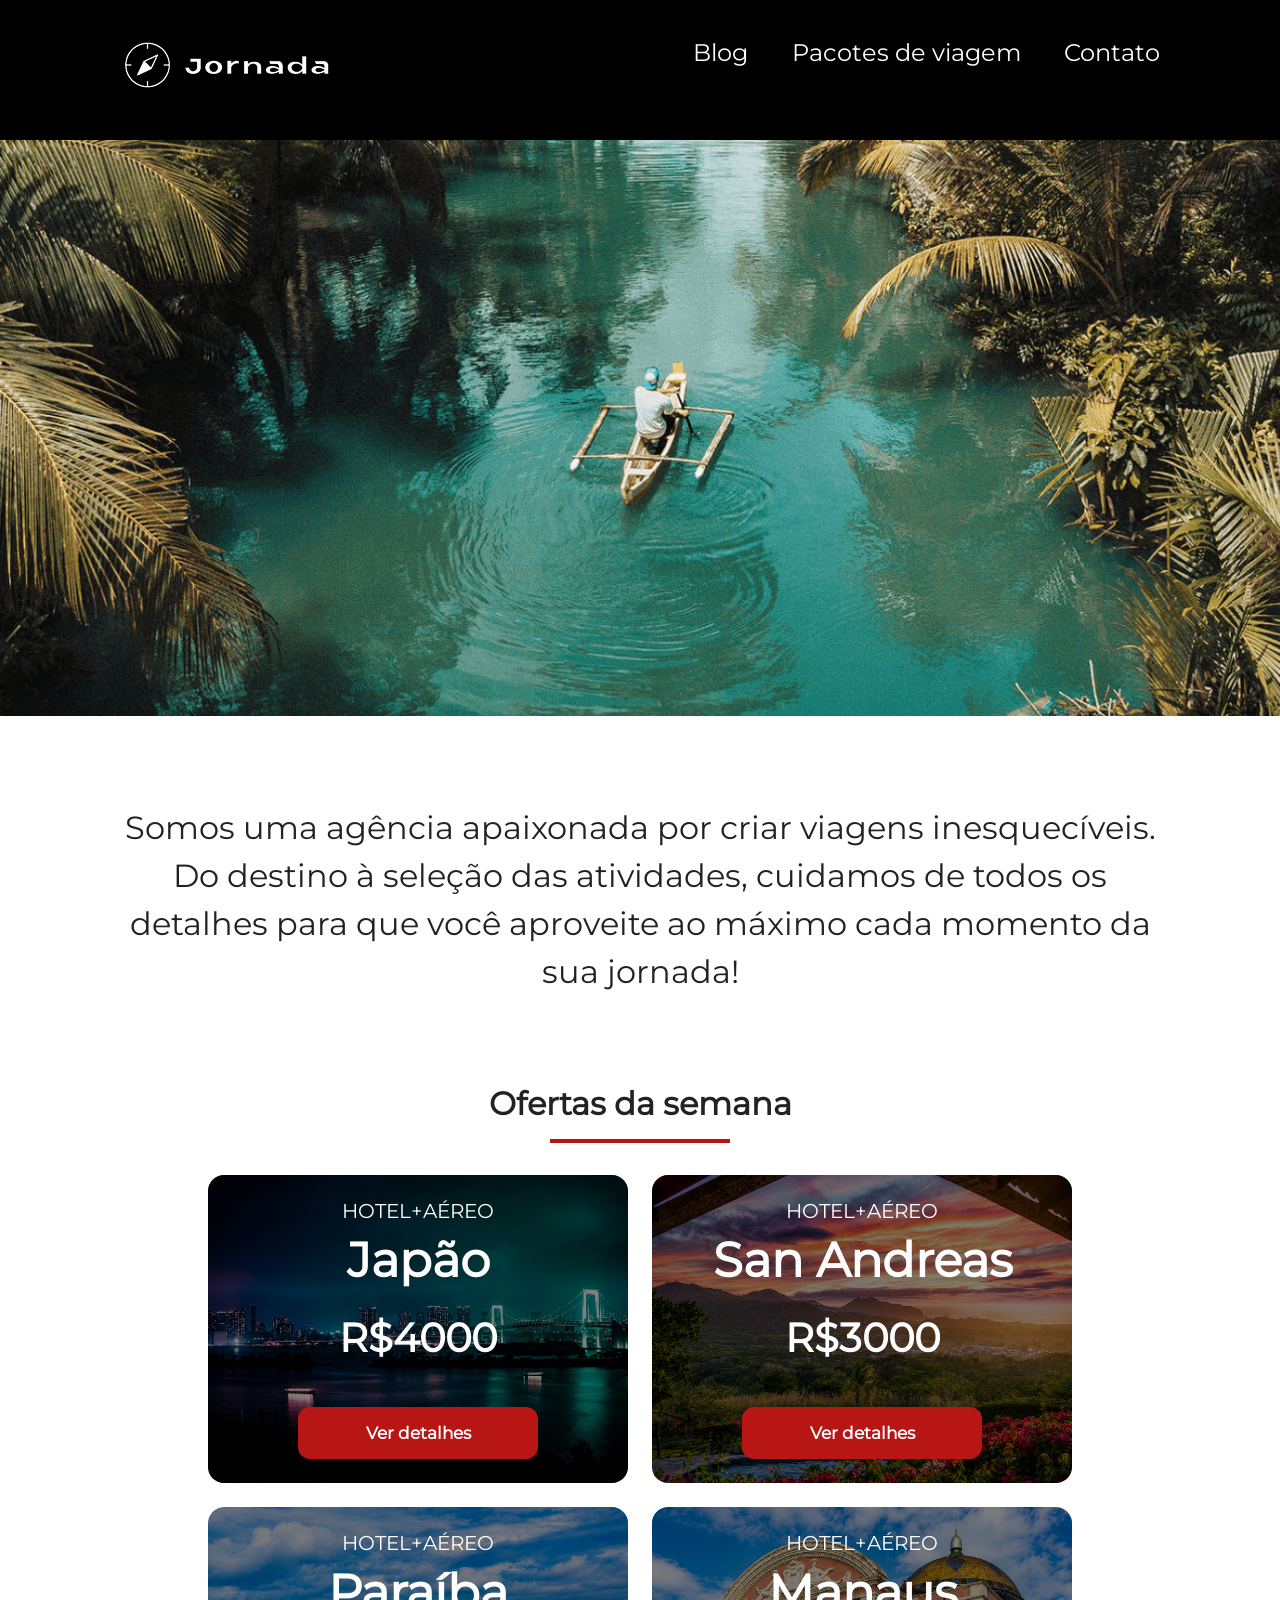
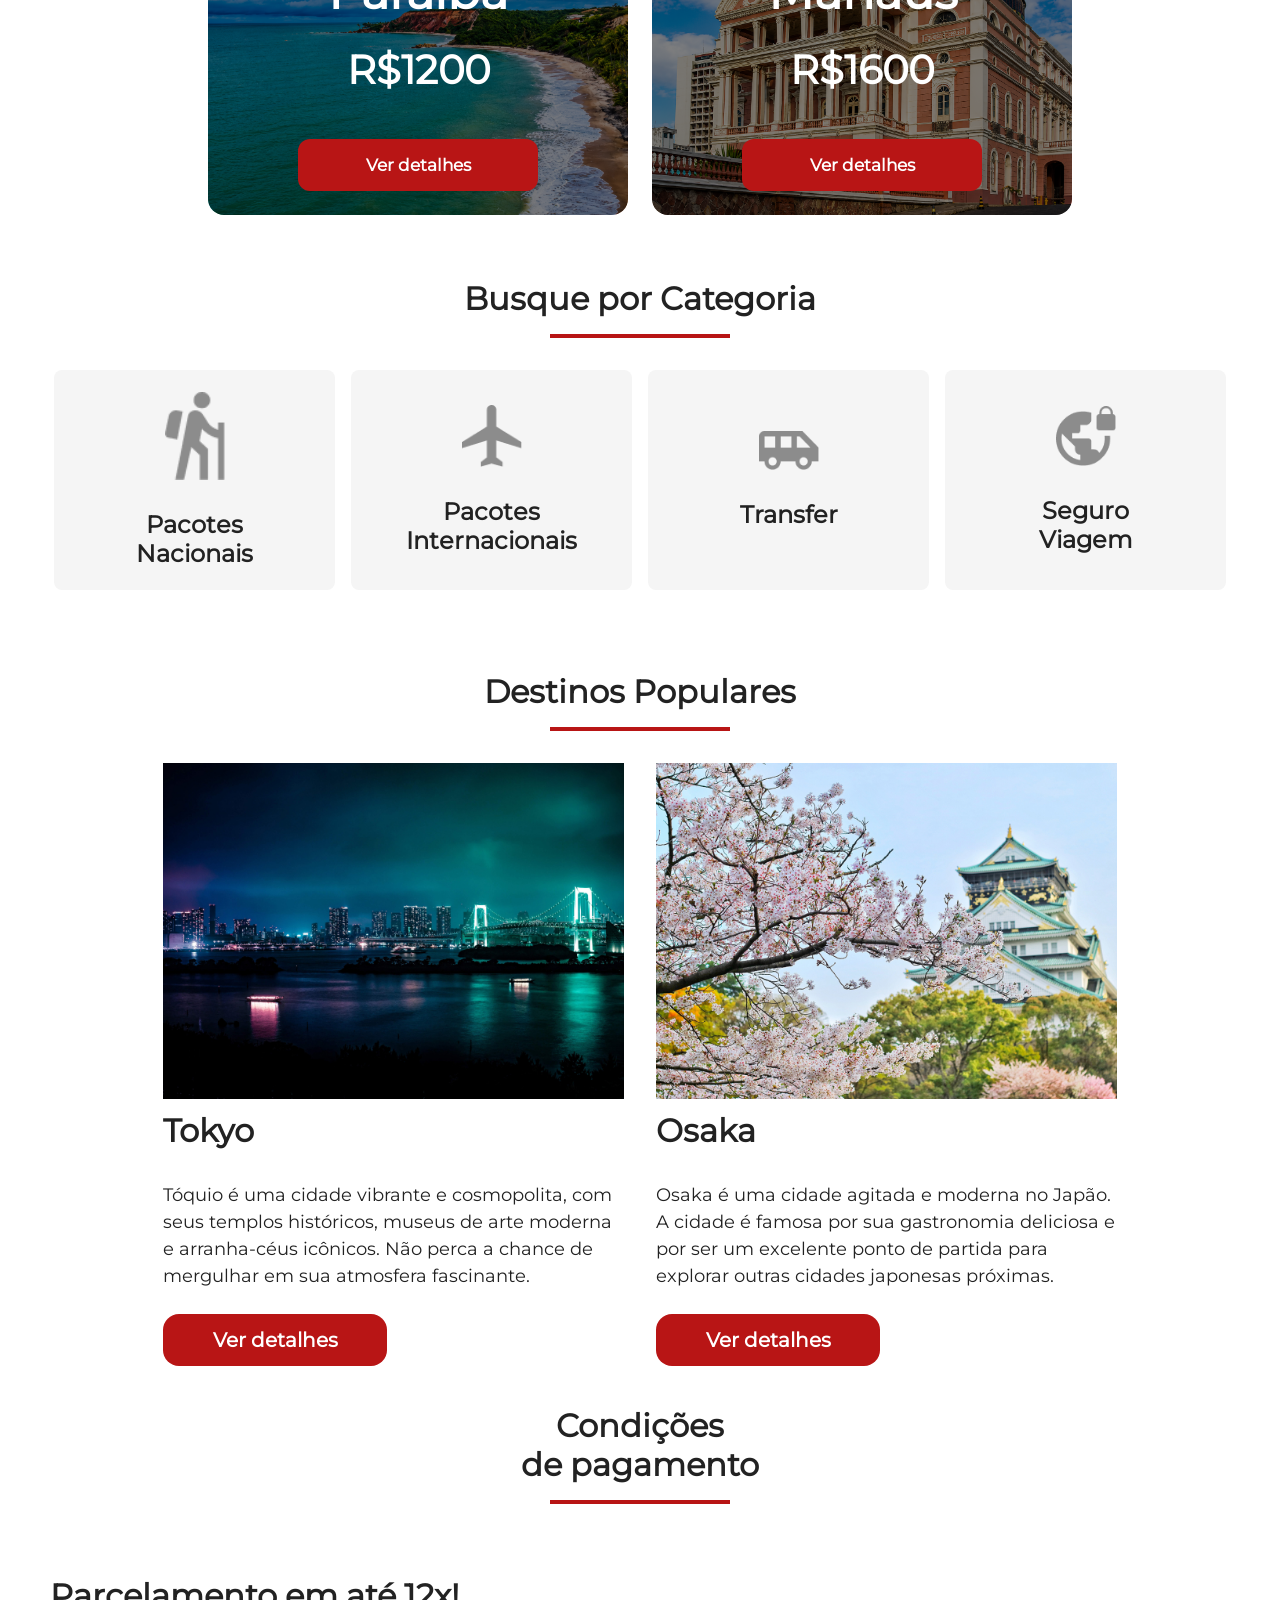
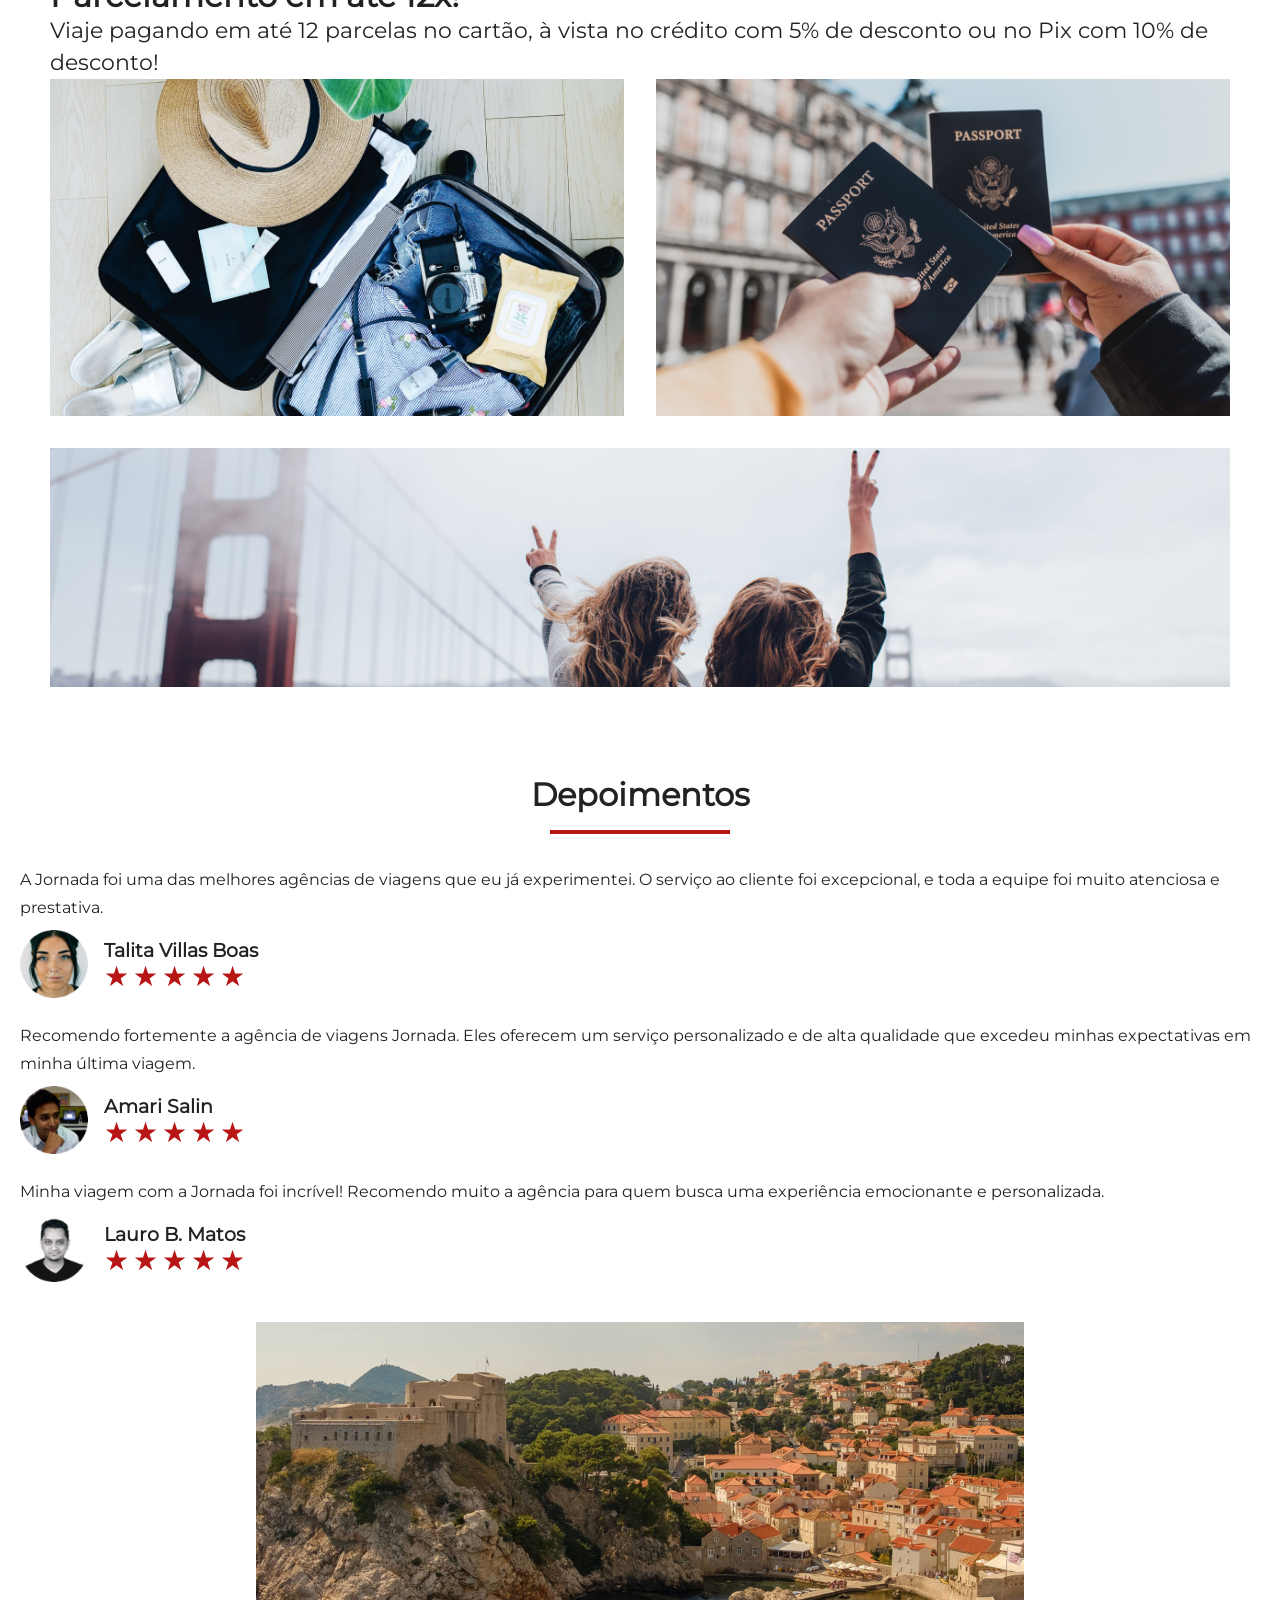
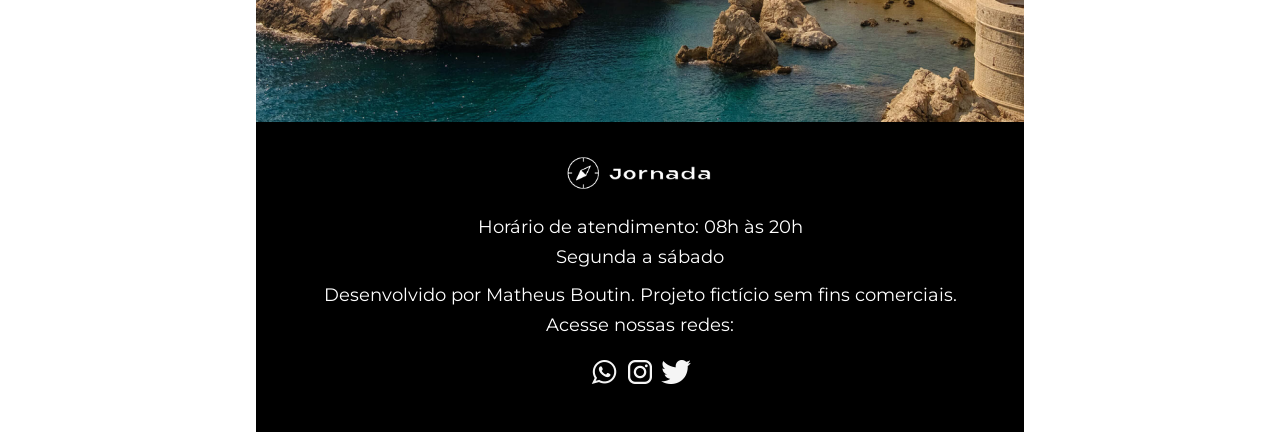
<file: index.html>
<!doctype html>
<html lang="pt-br">
  <head>
    <meta charset="UTF-8" />
    <meta name="viewport" content="width=device-width, initial-scale=1.0" />

    <meta
      name="description"
      content="Jornada Viagens é uma agência fictícia especializada em pacotes de viagem, ofertas semanais, destinos populares e experiências inesquecíveis."
    />
    <meta name="author" content="Matheus Boutin" />
    <meta name="robots" content="index, follow" />
    <meta name="theme-color" content="#000000" />

    <link
      rel="canonical"
      href="https://matheusboutin.github.io/jornada-viagens"
    />

    <meta property="og:title" content="Jornada Viagens" />
    <meta
      property="og:description"
      content="Conheça pacotes de viagem, ofertas da semana e destinos populares com a Jornada Viagens."
    />
    <meta
      property="og:image"
      content="https://matheusboutin.github.io/jornada-viagens/img/Logo-branco-jornada.png"
    />
    <meta property="og:type" content="website" />
    <meta
      property="og:url"
      content="https://matheusboutin.github.io/jornada-viagens"
    />
    <meta property="og:locale" content="pt_BR" />
    <meta property="og:site_name" content="Jornada Viagens" />

    <meta name="twitter:card" content="summary_large_image" />
    <meta name="twitter:title" content="Jornada Viagens" />
    <meta
      name="twitter:description"
      content="Conheça pacotes de viagem, ofertas da semana e destinos populares com a Jornada Viagens."
    />
    <meta
      name="twitter:image"
      content="https://matheusboutin.github.io/jornada-viagens/img/Logo-branco-jornada.png"
    />

    <script type="application/ld+json">
      {
        "@context": "https://schema.org",
        "@type": "TravelAgency",
        "name": "Jornada Viagens",
        "description": "Agência fictícia especializada em pacotes de viagem, ofertas semanais, destinos populares e experiências inesquecíveis.",
        "url": "https://matheusboutin.github.io/jornada-viagens",
        "image": "https://matheusboutin.github.io/jornada-viagens/img/Logo-branco-jornada.png"
      }
    </script>

    <link rel="icon" href="./img/favico.svg" type="image/svg+xml" />
    <link rel="stylesheet" href="./css/style.css" />

    <title>Jornada Viagens | Pacotes, ofertas e destinos populares</title>
  </head>

  <body>
    <a class="skip-link" href="#conteudo-principal">
      Pular para o conteúdo principal
    </a>

    <header class="main-header">
      <div class="header-content">
        <a
          class="logo"
          href="#"
          aria-label="Voltar para a página inicial da Jornada Viagens"
          title="Voltar para a página inicial"
        >
          <img
            class="img-mobile"
            src="./img/Logo-branca.png"
            alt=""
            aria-hidden="true"
          />

          <img
            class="img-desktop"
            src="./img/Logo-branco-jornada.png"
            alt=""
            aria-hidden="true"
          />
        </a>

        <div class="navigation_menu">
          <input
            type="checkbox"
            id="menu"
            class="menu-toggle"
            aria-controls="menu-principal"
          />

          <label for="menu" class="menu-label">
            <span class="visually-hidden">
              Abrir ou fechar menu de navegação
            </span>
            <img src="./img/menu.png" alt="" aria-hidden="true" />
          </label>

          <nav id="menu-principal" aria-label="Menu principal">
            <ul class="list-links">
              <li>
                <a
                  href="blog.html"
                  target="_blank"
                  rel="noopener noreferrer"
                  aria-label="Acessar blog, abre em nova aba"
                  title="Acessar blog"
                >
                  Blog
                </a>
              </li>

              <li>
                <a
                  href="travel-package.html"
                  target="_blank"
                  rel="noopener noreferrer"
                  aria-label="Acessar pacotes de viagem, abre em nova aba"
                  title="Acessar pacotes de viagem"
                >
                  Pacotes de viagem
                </a>
              </li>

              <li>
                <a
                  href="contato.html"
                  target="_blank"
                  rel="noopener noreferrer"
                  aria-label="Acessar contato, abre em nova aba"
                  title="Acessar contato"
                >
                  Contato
                </a>
              </li>
            </ul>
          </nav>
        </div>
      </div>
    </header>

    <main id="conteudo-principal">
      <section class="hero" aria-labelledby="titulo-principal">
        <div class="hero-img" aria-hidden="true"></div>

        <div class="hero-content">
          <h1 id="titulo-principal">
            Somos uma agência apaixonada por criar viagens inesquecíveis. Do
            destino à seleção das atividades, cuidamos de todos os detalhes para
            que você aproveite ao máximo cada momento da sua jornada!
          </h1>
        </div>
      </section>

      <section class="offers" aria-labelledby="titulo-ofertas">
        <div class="section-title">
          <h2 id="titulo-ofertas">Ofertas da semana</h2>
          <hr />
        </div>

        <div class="offers-cards">
          <article class="card card-offer japao">
            <header>
              <p>HOTEL+AÉREO</p>
              <h3 class="content-title">
                Japão<br />
                <span>R$4000</span>
              </h3>
            </header>

            <footer>
              <a
                href="#"
                class="button"
                aria-label="Ver detalhes da oferta Japão"
                title="Ver detalhes da oferta Japão"
              >
                Ver detalhes
              </a>
            </footer>
          </article>

          <article class="card card-offer san-andreas">
            <header>
              <p>HOTEL+AÉREO</p>
              <h3 class="content-title">
                San Andreas<br />
                <span>R$3000</span>
              </h3>
            </header>

            <footer>
              <a
                href="#"
                class="button"
                aria-label="Ver detalhes da oferta San Andreas"
                title="Ver detalhes da oferta San Andreas"
              >
                Ver detalhes
              </a>
            </footer>
          </article>

          <article class="card card-offer paraiba">
            <header>
              <p>HOTEL+AÉREO</p>
              <h3 class="content-title">
                Paraíba<br />
                <span>R$1200</span>
              </h3>
            </header>

            <footer>
              <a
                href="#"
                class="button"
                aria-label="Ver detalhes da oferta Paraíba"
                title="Ver detalhes da oferta Paraíba"
              >
                Ver detalhes
              </a>
            </footer>
          </article>

          <article class="card card-offer manaus">
            <header>
              <p>HOTEL+AÉREO</p>
              <h3 class="content-title">
                Manaus<br />
                <span>R$1600</span>
              </h3>
            </header>

            <footer>
              <a
                href="#"
                class="button"
                aria-label="Ver detalhes da oferta Manaus"
                title="Ver detalhes da oferta Manaus"
              >
                Ver detalhes
              </a>
            </footer>
          </article>
        </div>
      </section>

      <section class="categories" aria-labelledby="titulo-categorias">
        <div class="section-title-categories">
          <h2 id="titulo-categorias">Busque por Categoria</h2>
          <hr />
        </div>

        <div class="categories-cards">
          <article class="card-pacotes">
            <header class="categories-header">
              <img
                src="./img/icone-pacotes-nacionais.png"
                alt=""
                aria-hidden="true"
              />
              <p>Pacotes Nacionais</p>
            </header>
          </article>

          <article class="card-pacotes">
            <header class="categories-header">
              <img
                src="./img/icone-pacotes-interacionais.png"
                alt=""
                aria-hidden="true"
              />
              <p>
                Pacotes <br />
                Internacionais
              </p>
            </header>
          </article>

          <article class="card-pacotes">
            <header class="categories-header">
              <img src="./img/icone-transfer.png" alt="" aria-hidden="true" />
              <p>Transfer</p>
            </header>
          </article>

          <article class="card-pacotes">
            <header class="categories-header">
              <img
                src="./img/icone-seguro-viagem.png"
                alt=""
                aria-hidden="true"
              />
              <p>Seguro Viagem</p>
            </header>
          </article>
        </div>
      </section>

      <section class="destinations" aria-labelledby="titulo-destinos">
        <div class="section-title">
          <h2 id="titulo-destinos">Destinos Populares</h2>
          <hr />
        </div>

        <div class="destination-items">
          <article class="item tokyo">
            <header>
              <div class="img-item">
                <img
                  src="./img/tokyo-mobile.jpg"
                  alt="Vista urbana de Tóquio, no Japão"
                />
              </div>

              <h3 class="content-title">Tokyo</h3>
            </header>

            <p class="content-text">
              Tóquio é uma cidade vibrante e cosmopolita, com seus templos
              históricos, museus de arte moderna e arranha-céus icônicos. Não
              perca a chance de mergulhar em sua atmosfera fascinante.
            </p>

            <footer>
              <a
                href="#"
                class="button"
                target="_blank"
                rel="noopener noreferrer"
                aria-label="Ver detalhes do destino Tokyo, abre em nova aba"
                title="Ver detalhes do destino Tokyo"
              >
                Ver detalhes
              </a>
            </footer>
          </article>

          <article class="item osaka">
            <header>
              <div class="img-item">
                <img
                  src="./img/osaka-mobile.jpg"
                  alt="Vista urbana de Osaka, no Japão"
                />
              </div>

              <h3 class="content-title">Osaka</h3>
            </header>

            <p class="content-text">
              Osaka é uma cidade agitada e moderna no Japão. A cidade é famosa
              por sua gastronomia deliciosa e por ser um excelente ponto de
              partida para explorar outras cidades japonesas próximas.
            </p>

            <footer>
              <a
                href="#"
                class="button"
                target="_blank"
                rel="noopener noreferrer"
                aria-label="Ver detalhes do destino Osaka, abre em nova aba"
                title="Ver detalhes do destino Osaka"
              >
                Ver detalhes
              </a>
            </footer>
          </article>
        </div>
      </section>

      <section class="payments" aria-labelledby="titulo-pagamentos">
        <div class="section-title">
          <h2 id="titulo-pagamentos" class="content-title">
            Condições <br />de pagamento
          </h2>
          <hr />

          <div class="content-container">
            <div class="text-content">
              <h3 class="content-title">
                Parcelamento em <br class="mobile-break" />
                até 12x!
              </h3>

              <p class="content-text">
                Viaje pagando em até 12 parcelas no cartão, à vista no crédito
                com 5% de desconto ou no Pix com 10% de desconto!
              </p>
            </div>

            <div class="image-gallery">
              <div class="image bag" aria-hidden="true"></div>
              <div class="image passport" aria-hidden="true"></div>
              <div class="image people colspan-2" aria-hidden="true"></div>
            </div>
          </div>
        </div>
      </section>

      <section class="testimonials" aria-labelledby="titulo-depoimentos">
        <div class="section-title">
          <h2 id="titulo-depoimentos" class="content-title">Depoimentos</h2>
          <hr />
        </div>

        <div class="testimonial-container">
          <article class="testimonial-card">
            <header class="testimonial-text">
              <p>
                A Jornada foi uma das melhores agências de viagens que eu já
                experimentei. O serviço ao cliente foi excepcional, e toda a
                equipe foi muito atenciosa e prestativa.
              </p>
            </header>

            <footer class="testimonial-profile">
              <img
                src="./img/avatar-talita.png"
                alt="Imagem de perfil da cliente Talita Villas Boas"
              />

              <div class="profile-content">
                <h3>Talita Villas Boas</h3>

                <div
                  class="rating"
                  role="img"
                  aria-label="Avaliação: 5 de 5 estrelas"
                >
                  <span class="star" aria-hidden="true">★</span>
                  <span class="star" aria-hidden="true">★</span>
                  <span class="star" aria-hidden="true">★</span>
                  <span class="star" aria-hidden="true">★</span>
                  <span class="star" aria-hidden="true">★</span>
                </div>
              </div>
            </footer>
          </article>

          <article class="testimonial-card">
            <header class="testimonial-text">
              <p>
                Recomendo fortemente a agência de viagens Jornada. Eles oferecem
                um serviço personalizado e de alta qualidade que excedeu minhas
                expectativas em minha última viagem.
              </p>
            </header>

            <footer class="testimonial-profile">
              <img
                src="./img/avatar-amari.png"
                alt="Imagem de perfil do cliente Amari Salin"
              />

              <div class="profile-content">
                <h3>Amari Salin</h3>

                <div
                  class="rating"
                  role="img"
                  aria-label="Avaliação: 5 de 5 estrelas"
                >
                  <span class="star" aria-hidden="true">★</span>
                  <span class="star" aria-hidden="true">★</span>
                  <span class="star" aria-hidden="true">★</span>
                  <span class="star" aria-hidden="true">★</span>
                  <span class="star" aria-hidden="true">★</span>
                </div>
              </div>
            </footer>
          </article>

          <article class="testimonial-card">
            <header class="testimonial-text">
              <p>
                Minha viagem com a Jornada foi incrível! Recomendo muito a
                agência para quem busca uma experiência emocionante e
                personalizada.
              </p>
            </header>

            <footer class="testimonial-profile">
              <img
                src="./img/avatar-lauro.png"
                alt="Imagem de perfil do cliente Lauro B. Matos"
              />

              <div class="profile-content">
                <h3>Lauro B. Matos</h3>

                <div
                  class="rating"
                  role="img"
                  aria-label="Avaliação: 5 de 5 estrelas"
                >
                  <span class="star" aria-hidden="true">★</span>
                  <span class="star" aria-hidden="true">★</span>
                  <span class="star" aria-hidden="true">★</span>
                  <span class="star" aria-hidden="true">★</span>
                  <span class="star" aria-hidden="true">★</span>
                </div>
              </div>
            </footer>
          </article>
        </div>
      </section>
    </main>

    <div class="footer-img">
      <picture>
        <source media="(min-width: 1440px)" srcset="./img/footer-desktop.png" />
        <source media="(min-width: 768px)" srcset="./img/footer-tablet.png" />

        <img
          src="./img/footer-mobile.png"
          alt="Vista de Dubrovnik, na Croácia, com construções históricas à beira-mar"
        />
      </picture>
    </div>

    <footer class="footer" aria-labelledby="titulo-rodape">
      <div class="footer-content">
        <h2 id="titulo-rodape" class="visually-hidden">
          Informações finais da Jornada Viagens
        </h2>

        <a
          href="#"
          class="footer-logo"
          aria-label="Voltar para a página inicial da Jornada Viagens"
          title="Voltar para a página inicial da Jornada Viagens"
        >
          <img src="./img/Logo-branco-jornada.png" alt="" aria-hidden="true" />
        </a>

        <div class="footer-info" aria-labelledby="titulo-atendimento">
          <h3 id="titulo-atendimento" class="visually-hidden">
            Horário de atendimento
          </h3>

          <p>Horário de atendimento: 08h às 20h</p>
          <p>Segunda a sábado</p>
        </div>

        <p class="footer-copy">
          Desenvolvido por Matheus Boutin. Projeto fictício sem fins comerciais.
        </p>

        <div class="footer-social-area" aria-labelledby="titulo-redes-sociais">
          <p id="titulo-redes-sociais">Acesse nossas redes:</p>

          <nav
            class="footer-social"
            aria-label="Redes sociais da Jornada Viagens"
          >
            <a
              href="#"
              aria-label="Acessar WhatsApp da Jornada Viagens"
              title="Acessar WhatsApp da Jornada Viagens"
            >
              <img src="./img/whatsapp-logo.png" alt="" aria-hidden="true" />
            </a>

            <a
              href="#"
              aria-label="Acessar Instagram da Jornada Viagens"
              title="Acessar Instagram da Jornada Viagens"
            >
              <img src="./img/instagram-logo.png" alt="" aria-hidden="true" />
            </a>

            <a
              href="#"
              aria-label="Acessar Twitter da Jornada Viagens"
              title="Acessar Twitter da Jornada Viagens"
            >
              <img src="./img/twitter-logo.png" alt="" aria-hidden="true" />
            </a>
          </nav>
        </div>
      </div>
    </footer>
  </body>
</html>
</file>
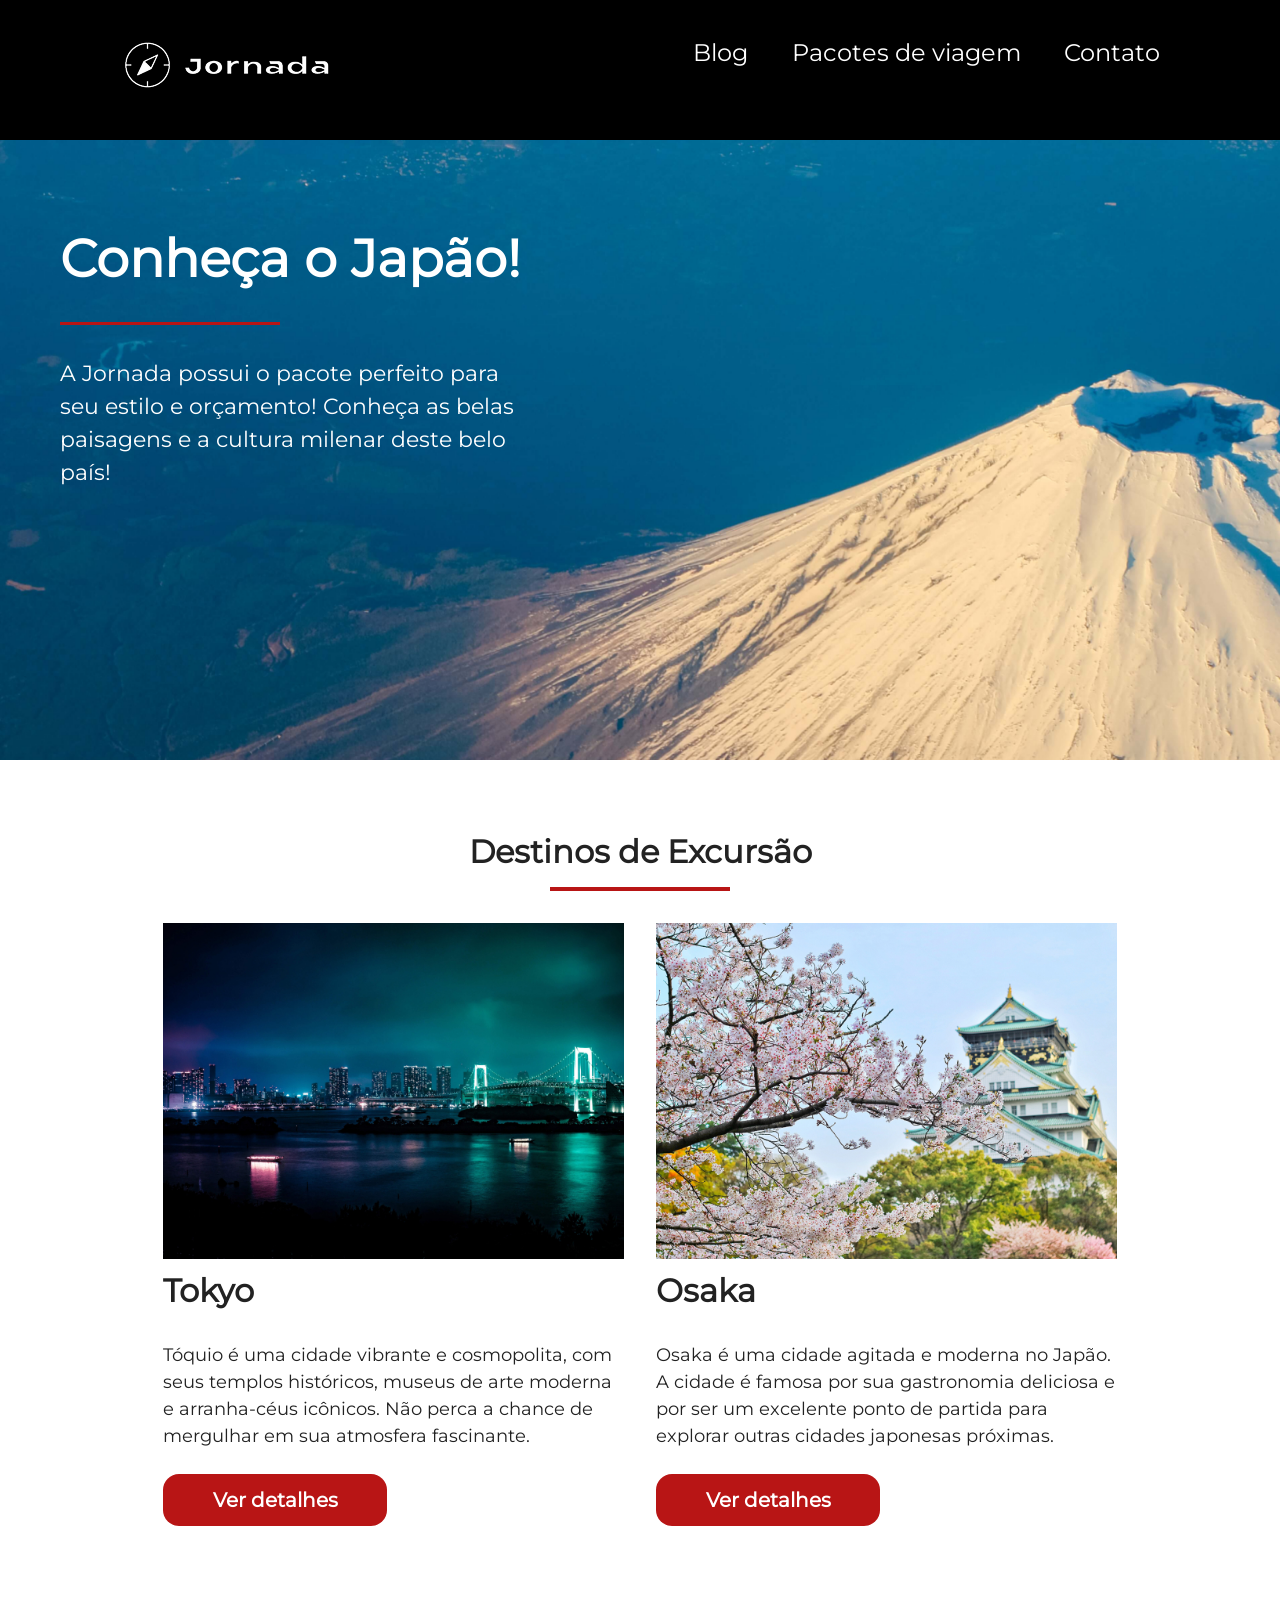
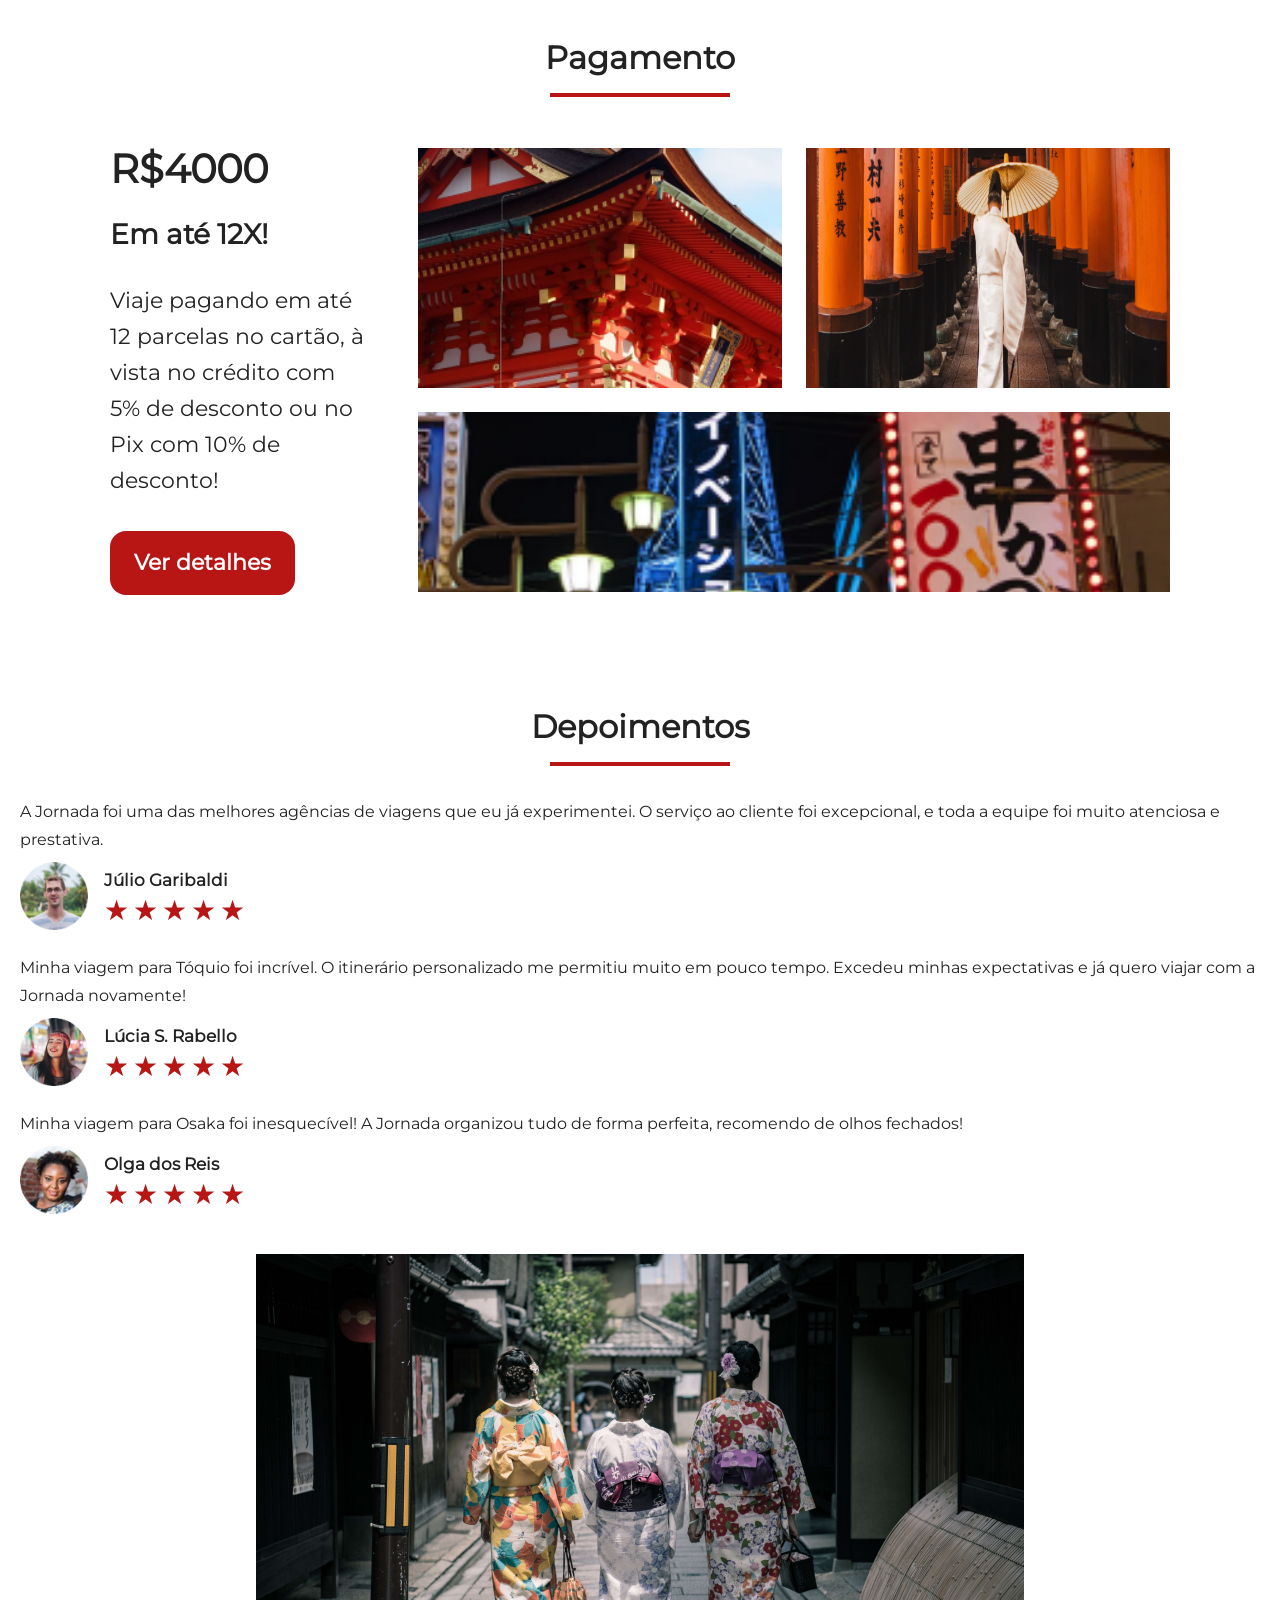
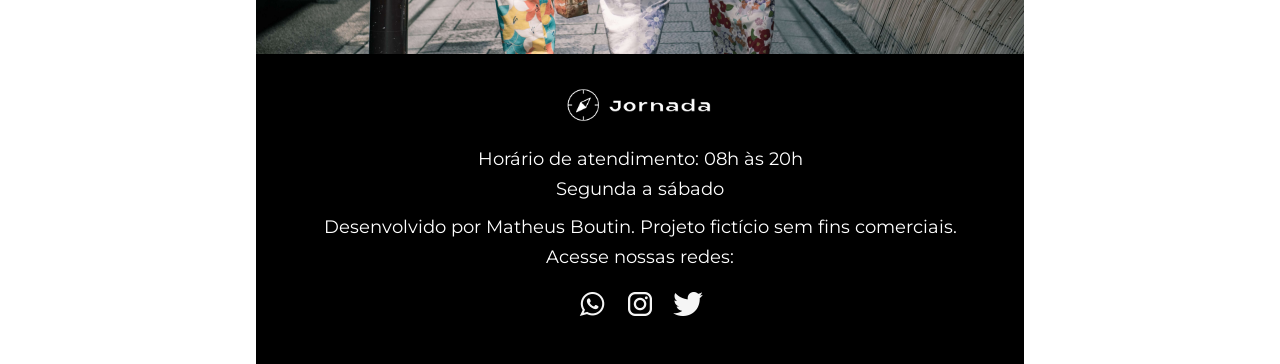
<file: travel-package.html>
<!doctype html>
<html lang="pt-BR">
  <head>
    <meta charset="UTF-8" />
    <meta name="viewport" content="width=device-width, initial-scale=1.0" />
    <link rel="stylesheet" href="./css/style.css" />
    <title>Pacote de viagem</title>
  </head>

  <body>
    <header class="main-header">
      <div class="header-content">
        <a
          class="logo"
          href="index.html"
          aria-label="Voltar para a página inicial da Jornada Viagens"
          title="Voltar para a página inicial"
        >
          <img
            class="img-mobile"
            src="./img/Logo-branca.png"
            alt=""
            aria-hidden="true"
          />

          <img
            class="img-desktop"
            src="./img/Logo-branco-jornada.png"
            alt=""
            aria-hidden="true"
          />
        </a>

        <div class="navigation_menu">
          <input
            type="checkbox"
            id="menu"
            class="menu-toggle"
            aria-controls="menu-principal"
          />

          <label for="menu" class="menu-label">
            <span class="visually-hidden">
              Abrir ou fechar menu de navegação
            </span>
            <img src="./img/menu.png" alt="" aria-hidden="true" />
          </label>

          <nav id="menu-principal" aria-label="Menu principal">
            <ul class="list-links">
              <li>
                <a
                  href="blog.html"
                  target="_blank"
                  rel="noopener noreferrer"
                  aria-label="Acessar blog, abre em nova aba"
                  title="Acessar blog"
                >
                  Blog
                </a>
              </li>

              <li>
                <a
                  href="travel-package.html"
                  target="_blank"
                  rel="noopener noreferrer"
                  aria-label="Acessar pacotes de viagem, abre em nova aba"
                  title="Acessar pacotes de viagem"
                >
                  Pacotes de viagem
                </a>
              </li>

              <li>
                <a
                  href="contato.html"
                  target="_blank"
                  rel="noopener noreferrer"
                  aria-label="Acessar contato, abre em nova aba"
                  title="Acessar contato"
                >
                  Contato
                </a>
              </li>
            </ul>
          </nav>
        </div>
      </div>
    </header>

    <main id="conteudo-principal">
      <section class="hero-package" aria-labelledby="titulo-principal">
        <div class="hero-package-content">
          <h1 id="titulo-principal">Conheça o Japão!</h1>

          <hr class="hero-package-line" aria-hidden="true" />

          <p>
            A Jornada possui o pacote perfeito para seu estilo e orçamento!
            Conheça as belas paisagens e a cultura milenar deste belo país!
          </p>
        </div>
      </section>

      <section class="destinations" aria-labelledby="titulo-destinos">
        <div class="section-title">
          <h2 id="titulo-destinos">Destinos de Excursão</h2>
          <hr aria-hidden="true" />
        </div>

        <div class="destination-items">
          <article class="item tokyo">
            <header>
              <div class="img-item">
                <img
                  src="./img/tokyo-mobile.jpg"
                  alt="Vista urbana de Tóquio, no Japão"
                />
              </div>

              <h3 class="content-title">Tokyo</h3>
            </header>

            <p class="content-text">
              Tóquio é uma cidade vibrante e cosmopolita, com seus templos
              históricos, museus de arte moderna e arranha-céus icônicos. Não
              perca a chance de mergulhar em sua atmosfera fascinante.
            </p>

            <footer>
              <a
                href="#"
                class="button"
                target="_blank"
                rel="noopener noreferrer"
                aria-label="Ver detalhes do destino Tokyo, abre em nova aba"
                title="Ver detalhes do destino Tokyo"
              >
                Ver detalhes
              </a>
            </footer>
          </article>

          <article class="item osaka">
            <header>
              <div class="img-item">
                <img
                  src="./img/osaka-mobile.jpg"
                  alt="Vista urbana de Osaka, no Japão"
                />
              </div>

              <h3 class="content-title">Osaka</h3>
            </header>

            <p class="content-text">
              Osaka é uma cidade agitada e moderna no Japão. A cidade é famosa
              por sua gastronomia deliciosa e por ser um excelente ponto de
              partida para explorar outras cidades japonesas próximas.
            </p>

            <footer>
              <a
                href="#"
                class="button"
                target="_blank"
                rel="noopener noreferrer"
                aria-label="Ver detalhes do destino Osaka, abre em nova aba"
                title="Ver detalhes do destino Osaka"
              >
                Ver detalhes
              </a>
            </footer>
          </article>
        </div>
      </section>

      <section
        class="package-payments"
        aria-labelledby="titulo-package-pagamentos"
      >
        <div class="section-title package-payments-title">
          <h2 id="titulo-package-pagamentos" class="content-title">
            Pagamento
          </h2>
          <hr aria-hidden="true" />
        </div>

        <div class="package-payments-container">
          <div class="package-payments-content">
            <p class="package-payments-price">R$4000</p>
            <p class="package-payments-subtitle">Em até 12X!</p>

            <p class="package-payments-text">
              Viaje pagando em até 12 parcelas no cartão, à vista no crédito com
              5% de desconto ou no Pix com 10% de desconto!
            </p>

            <footer class="package-payments-footer">
              <a
                href="#"
                class="button"
                target="_blank"
                rel="noopener noreferrer"
                aria-label="Ver detalhes do pacote para o Japão, abre em nova aba"
                title="Ver detalhes do pacote para o Japão"
              >
                Ver detalhes
              </a>
            </footer>
          </div>

          <div
            class="package-payments-gallery"
            aria-label="Imagens do pacote de viagem para o Japão"
          >
            <div
              class="package-payments-image package-payments-temple"
              role="img"
              aria-label="Templo tradicional no Japão"
            ></div>

            <div
              class="package-payments-image package-payments-center"
              role="img"
              aria-label="Rua iluminada em uma cidade japonesa"
            ></div>

            <div
              class="package-payments-image package-payments-gates package-payments-colspan-2"
              role="img"
              aria-label="Caminho com portões tradicionais japoneses"
            ></div>
          </div>
        </div>
      </section>

      <section class="testimonials" aria-labelledby="titulo-depoimentos">
        <div class="section-title">
          <h2 id="titulo-depoimentos" class="content-title">Depoimentos</h2>
          <hr aria-hidden="true" />
        </div>

        <div class="testimonial-container">
          <article class="testimonial-card">
            <header class="testimonial-text">
              <p>
                A Jornada foi uma das melhores agências de viagens que eu já
                experimentei. O serviço ao cliente foi excepcional, e toda a
                equipe foi muito atenciosa e prestativa.
              </p>
            </header>

            <footer class="testimonial-profile">
              <img
                src="./img/avatar-julio.png"
                alt="Imagem de perfil do cliente Júlio Garibaldi"
              />

              <div class="profile-content">
                <h4>Júlio Garibaldi</h4>

                <div
                  class="rating"
                  role="img"
                  aria-label="Avaliação: 5 de 5 estrelas"
                >
                  <span class="star" aria-hidden="true">★</span>
                  <span class="star" aria-hidden="true">★</span>
                  <span class="star" aria-hidden="true">★</span>
                  <span class="star" aria-hidden="true">★</span>
                  <span class="star" aria-hidden="true">★</span>
                </div>
              </div>
            </footer>
          </article>

          <article class="testimonial-card">
            <header class="testimonial-text">
              <p>
                Minha viagem para Tóquio foi incrível. O itinerário
                personalizado me permitiu muito em pouco tempo. Excedeu minhas
                expectativas e já quero viajar com a Jornada novamente!
              </p>
            </header>

            <footer class="testimonial-profile">
              <img
                src="./img/avatar-lucia.png"
                alt="Imagem de perfil da cliente Lúcia S. Rabello"
              />

              <div class="profile-content">
                <h4>Lúcia S. Rabello</h4>

                <div
                  class="rating"
                  role="img"
                  aria-label="Avaliação: 5 de 5 estrelas"
                >
                  <span class="star" aria-hidden="true">★</span>
                  <span class="star" aria-hidden="true">★</span>
                  <span class="star" aria-hidden="true">★</span>
                  <span class="star" aria-hidden="true">★</span>
                  <span class="star" aria-hidden="true">★</span>
                </div>
              </div>
            </footer>
          </article>

          <article class="testimonial-card">
            <header class="testimonial-text">
              <p>
                Minha viagem para Osaka foi inesquecível! A Jornada organizou
                tudo de forma perfeita, recomendo de olhos fechados!
              </p>
            </header>

            <footer class="testimonial-profile">
              <img
                src="./img/avatar-olga.png"
                alt="Imagem de perfil da cliente Olga dos Reis"
              />

              <div class="profile-content">
                <h4>Olga dos Reis</h4>

                <div
                  class="rating"
                  role="img"
                  aria-label="Avaliação: 5 de 5 estrelas"
                >
                  <span class="star" aria-hidden="true">★</span>
                  <span class="star" aria-hidden="true">★</span>
                  <span class="star" aria-hidden="true">★</span>
                  <span class="star" aria-hidden="true">★</span>
                  <span class="star" aria-hidden="true">★</span>
                </div>
              </div>
            </footer>
          </article>
        </div>
      </section>

      <div class="footer-img">
        <picture>
          <source
            media="(min-width: 1440px)"
            srcset="./img/footer-img-package-desktop.png"
          />

          <source
            media="(min-width: 768px)"
            srcset="./img/footer-img-package-tablet.png"
          />

          <img
            src="./img/footer-img-package.png"
            alt="Três mulheres caminhando de quimono em uma rua tradicional no Japão"
          />
        </picture>
      </div>
    </main>

    <footer class="footer" aria-labelledby="titulo-rodape">
      <div class="footer-content">
        <h2 id="titulo-rodape" class="visually-hidden">
          Informações finais da Jornada Viagens
        </h2>

        <a
          href="#"
          class="footer-logo"
          aria-label="Voltar para a página inicial da Jornada Viagens"
          title="Voltar para a página inicial da Jornada Viagens"
        >
          <img src="./img/Logo-branco-jornada.png" alt="" aria-hidden="true" />
        </a>

        <div class="footer-info" aria-labelledby="titulo-atendimento">
          <h3 id="titulo-atendimento" class="visually-hidden">
            Horário de atendimento
          </h3>

          <p>Horário de atendimento: 08h às 20h</p>
          <p>Segunda a sábado</p>
        </div>

        <p class="footer-copy">
          Desenvolvido por Matheus Boutin. Projeto fictício sem fins comerciais.
        </p>

        <div class="footer-social-area" aria-labelledby="titulo-redes-sociais">
          <p id="titulo-redes-sociais">Acesse nossas redes:</p>

          <nav
            class="footer-social"
            aria-label="Redes sociais da Jornada Viagens"
          >
            <ul>
              <li>
                <a
                  href="#"
                  aria-label="Acessar WhatsApp da Jornada Viagens"
                  title="Acessar WhatsApp da Jornada Viagens"
                >
                  <img
                    src="./img/whatsapp-logo.png"
                    alt=""
                    aria-hidden="true"
                  />
                </a>
              </li>

              <li>
                <a
                  href="#"
                  aria-label="Acessar Instagram da Jornada Viagens"
                  title="Acessar Instagram da Jornada Viagens"
                >
                  <img
                    src="./img/instagram-logo.png"
                    alt=""
                    aria-hidden="true"
                  />
                </a>
              </li>

              <li>
                <a
                  href="#"
                  aria-label="Acessar Twitter da Jornada Viagens"
                  title="Acessar Twitter da Jornada Viagens"
                >
                  <img src="./img/twitter-logo.png" alt="" aria-hidden="true" />
                </a>
              </li>
            </ul>
          </nav>
        </div>
      </div>
    </footer>
  </body>
</html>
</file>
<file: css/style.css>
@import url(global.css);
@import url(header.css);
@import url(hero.css);
@import url(offers.css);
@import url(category.css);
@import url(destination.css);
@import url(payments.css);
@import url(testimonials.css);
@import url(footer.css);
@import url(hero-package.css);
@import url(package-payments.css);
</file>
